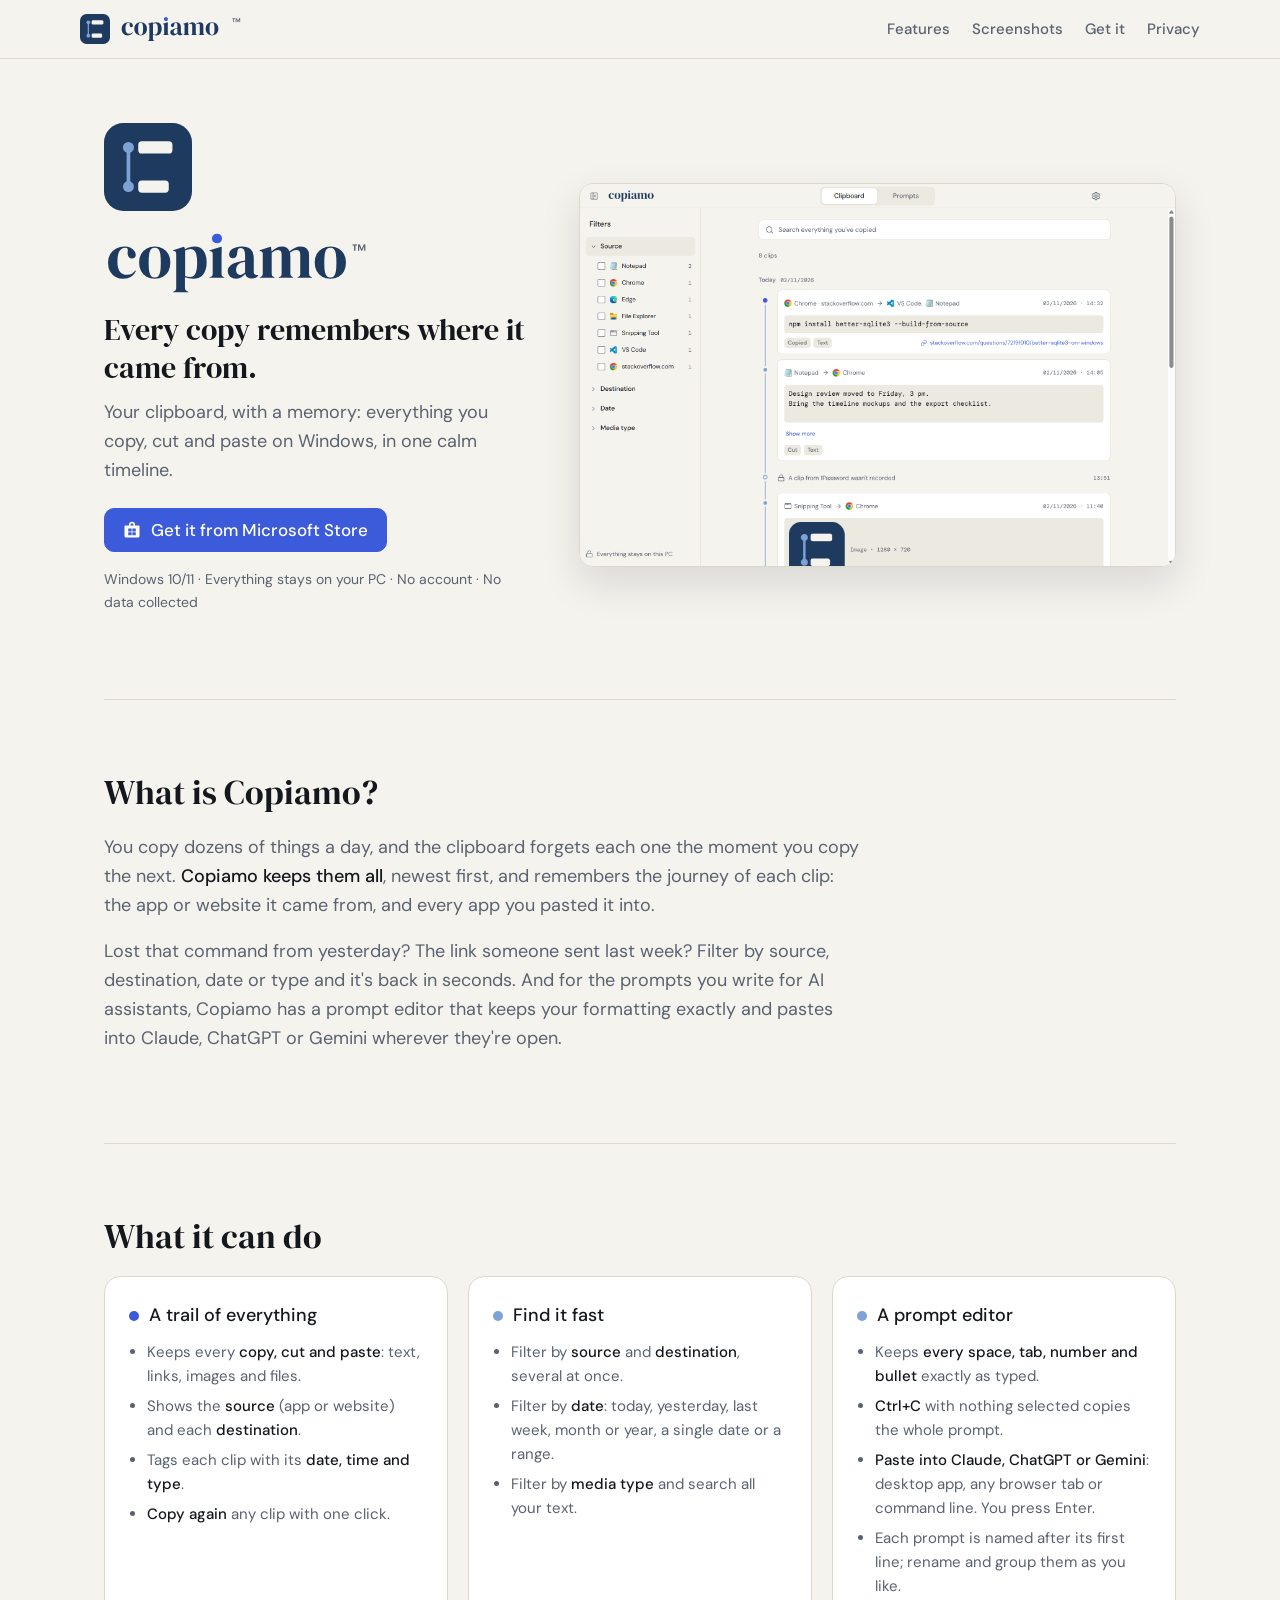
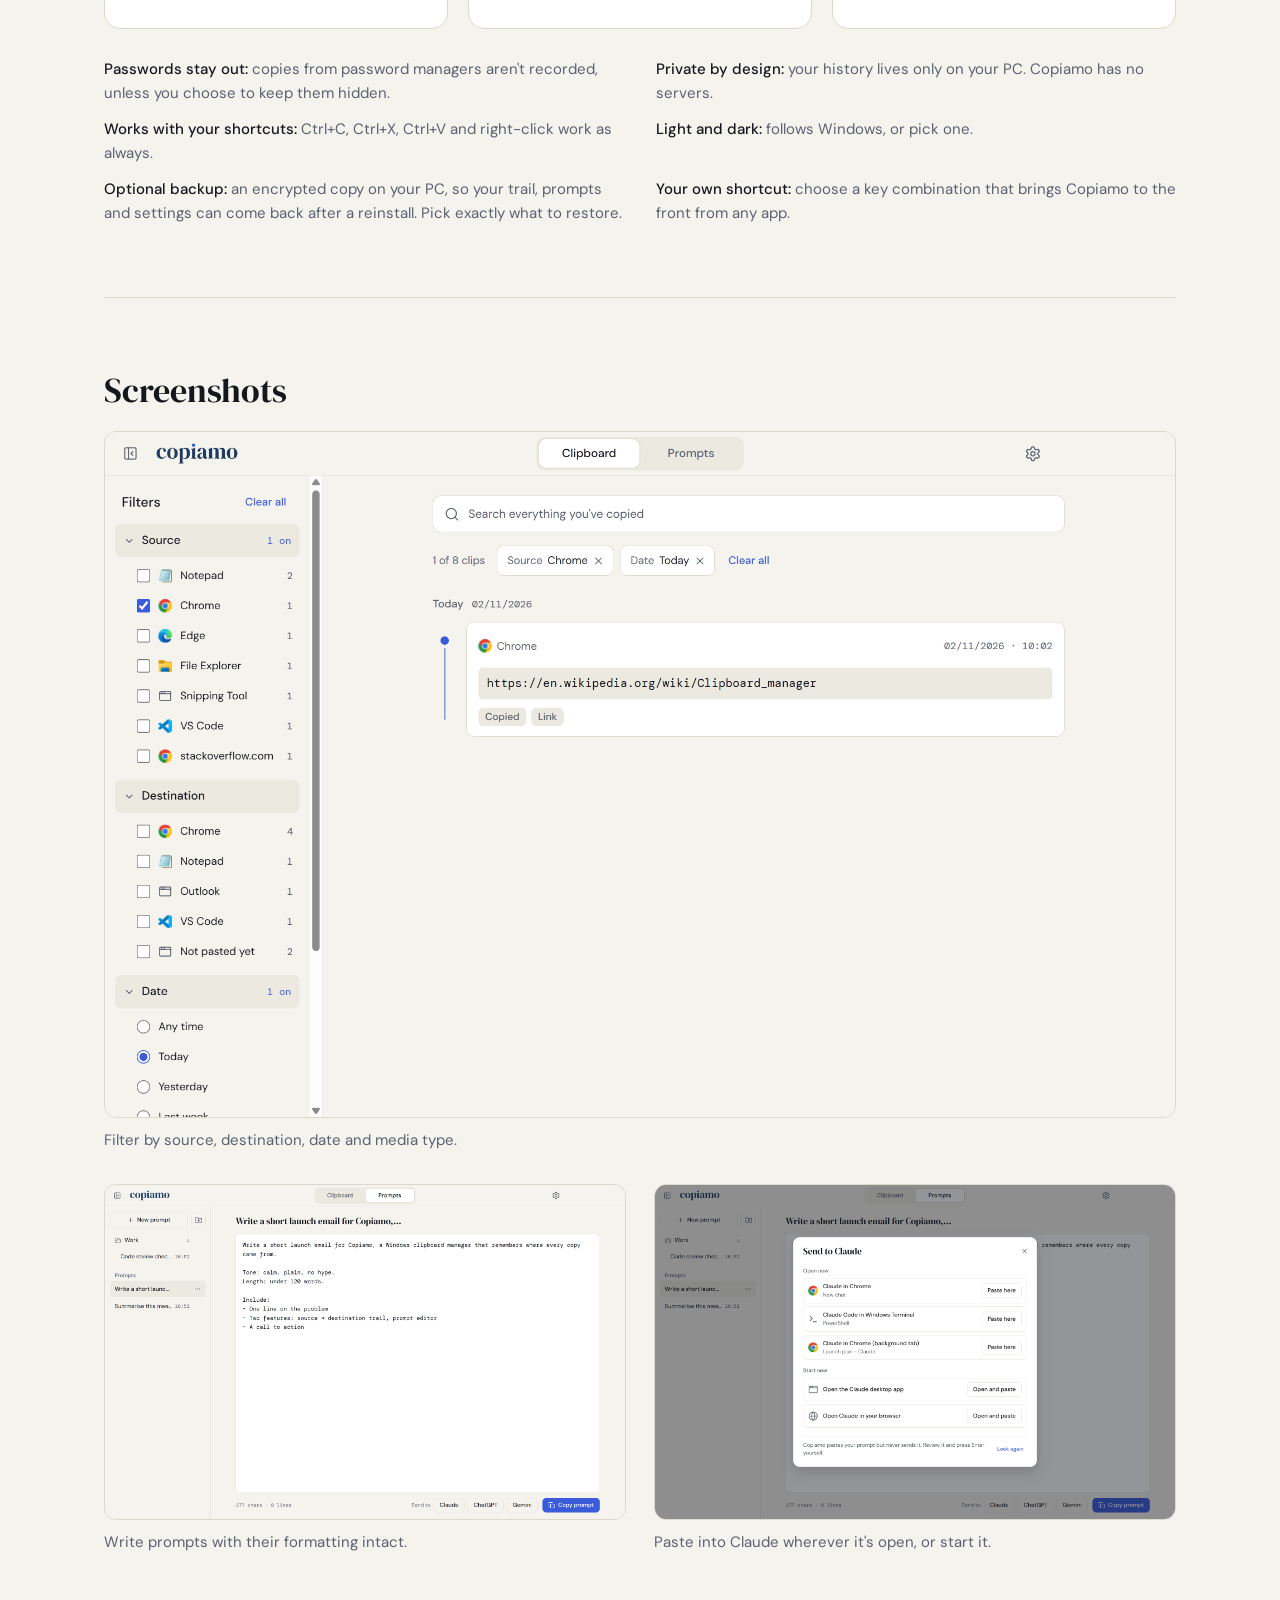
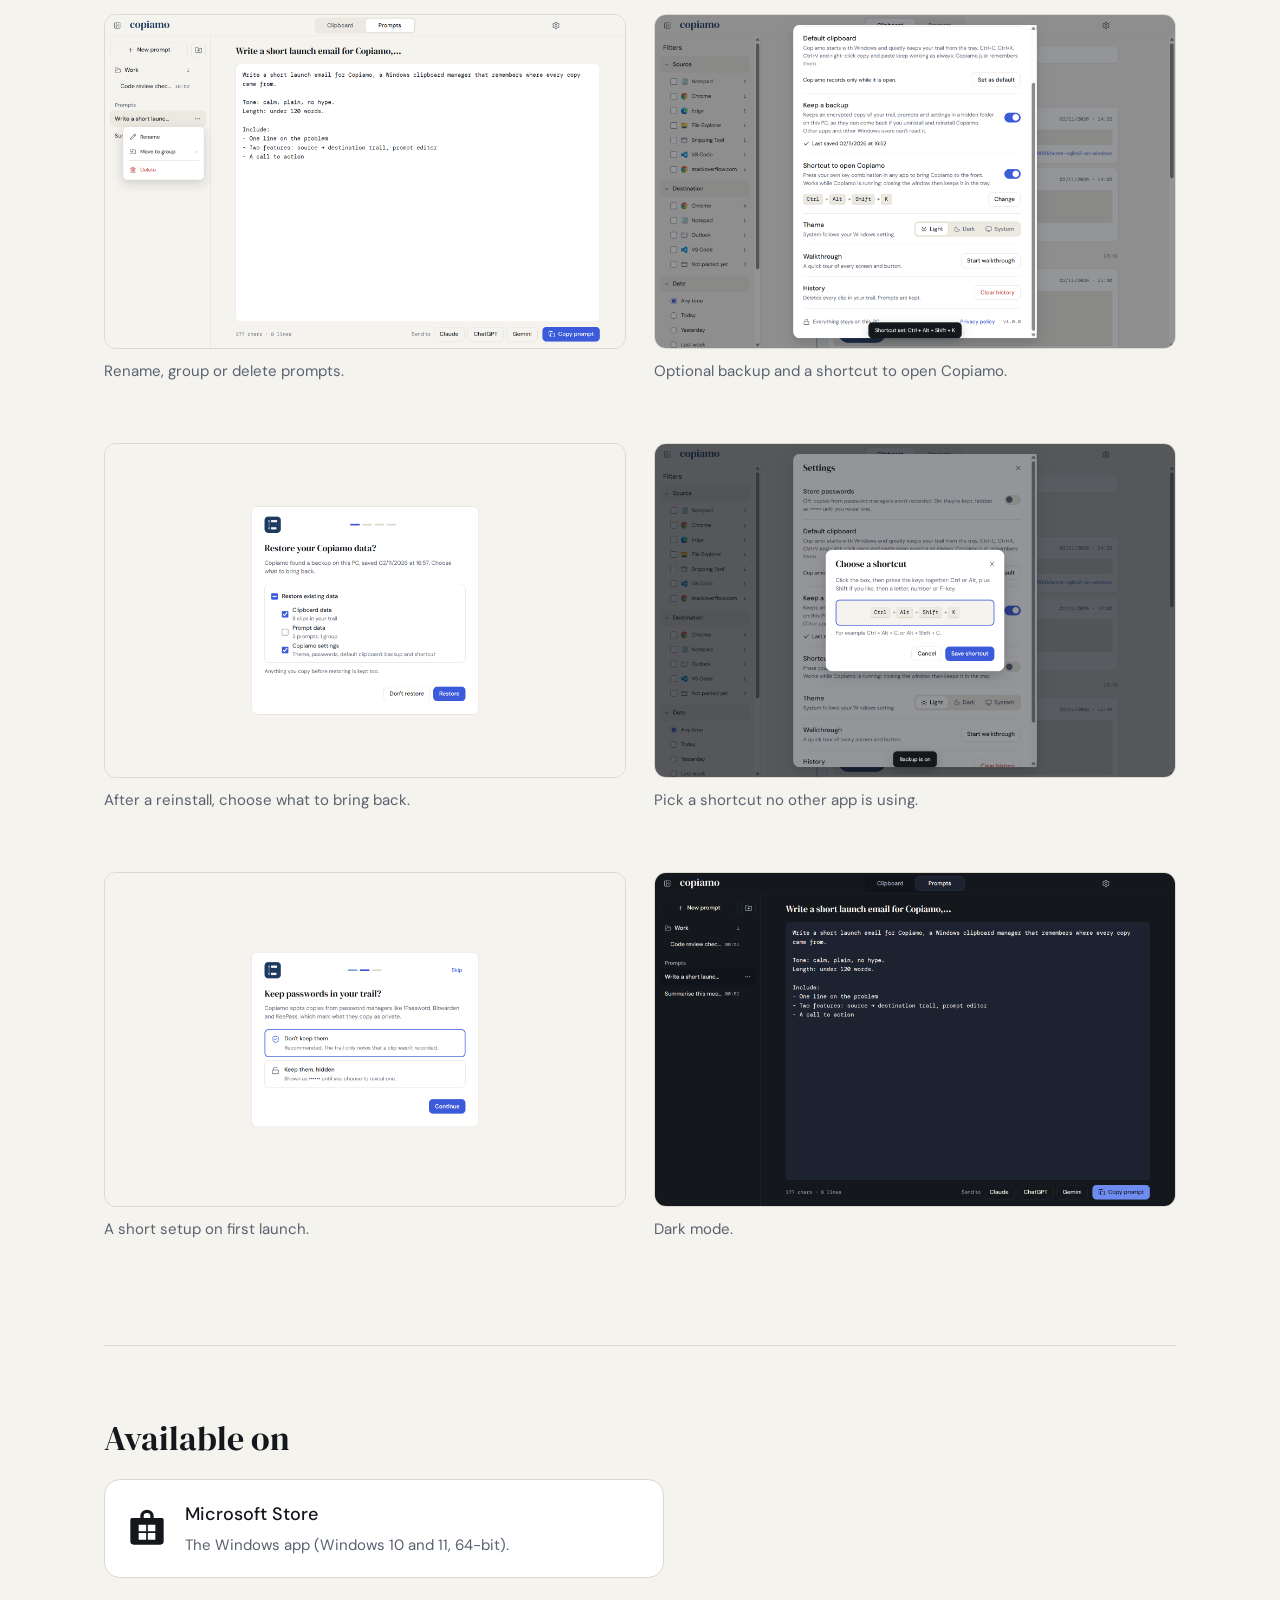
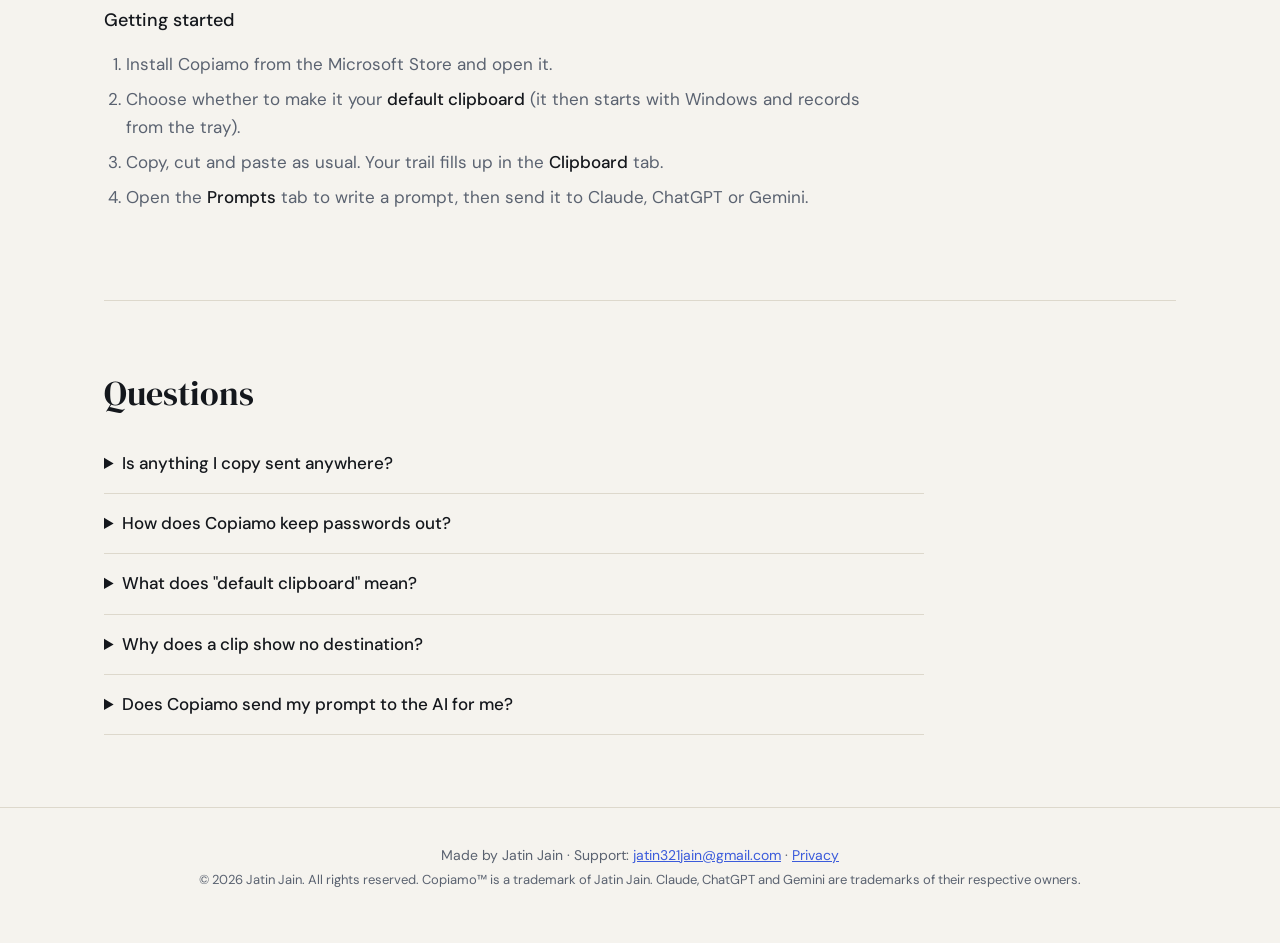
<file: index.html>
<!doctype html>
<html lang="en">
  <head>
    <meta charset="UTF-8" />
    <meta name="viewport" content="width=device-width, initial-scale=1" />
    <title>Copiamo™ · Your clipboard, with a memory</title>
    <meta name="description" content="Copiamo keeps everything you copy, cut and paste on Windows, with where it came from and where it went. Filter by app, website, date and type, and write prompts you can paste straight into Claude, ChatGPT or Gemini." />
    <link rel="icon" href="assets/favicon.ico" sizes="any" />
    <link rel="icon" type="image/svg+xml" href="assets/favicon.svg" />
    <link rel="apple-touch-icon" href="assets/apple-touch-icon.png" />
    <meta property="og:title" content="Copiamo™ · Your clipboard, with a memory" />
    <meta property="og:description" content="Every copy remembers where it came from. A Windows clipboard history with sources, destinations and a prompt editor." />
    <meta property="og:image" content="https://jatin-jain-123.github.io/copiamo/assets/og-image-1200x630.png" />
    <meta property="og:url" content="https://jatin-jain-123.github.io/copiamo/" />
    <meta name="twitter:card" content="summary_large_image" />
    <link rel="stylesheet" href="styles.css" />
  </head>
  <body>
    <header class="nav">
      <a class="brand" href="./"><img class="icon" src="assets/icon.svg" alt="" width="30" height="30" /><img class="wordmark only-light" src="assets/wordmark-light.svg" alt="Copiamo" /><img class="wordmark only-dark" src="assets/wordmark-dark.svg" alt="Copiamo" /><sup class="tm" title="Copiamo is a trademark of Jatin Jain">™</sup></a>
      <nav>
        <a href="#features">Features</a>
        <a href="#screenshots">Screenshots</a>
        <a href="#get">Get it</a>
        <a href="privacy.html">Privacy</a>
      </nav>
    </header>

    <main>
      <!-- Title + tagline -->
      <section class="hero">
        <div>
          <img class="hero-logo" src="assets/icon.svg" alt="Copiamo logo" width="88" height="88" />
          <h1><img class="wordmark only-light" src="assets/wordmark-light.svg" alt="Copiamo" /><img class="wordmark only-dark" src="assets/wordmark-dark.svg" alt="Copiamo" /><sup class="tm" title="Copiamo is a trademark of Jatin Jain">™</sup></h1>
          <p class="tagline">Every copy remembers where it came from.</p>
          <p class="lead">Your clipboard, with a memory: everything you copy, cut and paste on Windows, in one calm timeline.</p>
          <div class="cta">
            <a class="button primary" href="https://apps.microsoft.com/detail/9PGR85X4F3GB" target="_blank" rel="noopener" title="Get Copiamo from the Microsoft Store">
              <svg width="18" height="18" viewBox="0 0 24 24" aria-hidden="true"><path fill="currentColor" d="M8 6V5a4 4 0 0 1 8 0v1h5a1 1 0 0 1 1 1v13a2 2 0 0 1-2 2H4a2 2 0 0 1-2-2V7a1 1 0 0 1 1-1zm2 0h4V5a2 2 0 0 0-4 0zM7 10v4h4.5v-4zm5.5 0v4H17v-4zM7 15v4h4.5v-4zm5.5 0v4H17v-4z"/></svg>
              Get it from Microsoft Store
            </a>
          </div>
          <p class="note">Windows 10/11 · Everything stays on your PC · No account · No data collected</p>
        </div>
        <img class="hero-shot only-light" src="screenshots/clipboard.png" alt="Copiamo's clipboard timeline: clips with their source and destination apps, filters in the left sidebar" />
        <img class="hero-shot only-dark" src="screenshots/clipboard-dark.png" alt="Copiamo's clipboard timeline in dark mode" />
      </section>

      <!-- Description -->
      <section class="description">
        <h2>What is Copiamo?</h2>
        <p>
          You copy dozens of things a day, and the clipboard forgets each one the moment you copy the next.
          <strong>Copiamo keeps them all</strong>, newest first, and remembers the journey of each clip: the app or
          website it came from, and every app you pasted it into.
        </p>
        <p>
          Lost that command from yesterday? The link someone sent last week? Filter by source, destination, date or
          type and it's back in seconds. And for the prompts you write for AI assistants, Copiamo has a prompt editor
          that keeps your formatting exactly and pastes into Claude, ChatGPT or Gemini wherever they're open.
        </p>
      </section>

      <!-- Features -->
      <section id="features" class="features">
        <h2>What it can do</h2>
        <div class="grid">
          <div class="card">
            <h3><span class="dot newest"></span>A trail of everything</h3>
            <ul>
              <li>Keeps every <strong>copy, cut and paste</strong>: text, links, images and files.</li>
              <li>Shows the <strong>source</strong> (app or website) and each <strong>destination</strong>.</li>
              <li>Tags each clip with its <strong>date, time and type</strong>.</li>
              <li><strong>Copy again</strong> any clip with one click.</li>
            </ul>
          </div>
          <div class="card">
            <h3><span class="dot"></span>Find it fast</h3>
            <ul>
              <li>Filter by <strong>source</strong> and <strong>destination</strong>, several at once.</li>
              <li>Filter by <strong>date</strong>: today, yesterday, last week, month or year, a single date or a range.</li>
              <li>Filter by <strong>media type</strong> and search all your text.</li>
            </ul>
          </div>
          <div class="card">
            <h3><span class="dot"></span>A prompt editor</h3>
            <ul>
              <li>Keeps <strong>every space, tab, number and bullet</strong> exactly as typed.</li>
              <li><strong>Ctrl+C</strong> with nothing selected copies the whole prompt.</li>
              <li><strong>Paste into Claude, ChatGPT or Gemini</strong>: desktop app, any browser tab or command line. You press Enter.</li>
              <li>Each prompt is named after its first line; rename and group them as you like.</li>
            </ul>
          </div>
        </div>
        <ul class="facts">
          <li><strong>Passwords stay out:</strong> copies from password managers aren't recorded, unless you choose to keep them hidden.</li>
          <li><strong>Private by design:</strong> your history lives only on your PC. Copiamo has no servers.</li>
          <li><strong>Works with your shortcuts:</strong> Ctrl+C, Ctrl+X, Ctrl+V and right-click work as always.</li>
          <li><strong>Light and dark:</strong> follows Windows, or pick one.</li>
          <li><strong>Optional backup:</strong> an encrypted copy on your PC, so your trail, prompts and settings can come back after a reinstall. Pick exactly what to restore.</li>
          <li><strong>Your own shortcut:</strong> choose a key combination that brings Copiamo to the front from any app.</li>
        </ul>
      </section>

      <!-- Screenshots -->
      <section id="screenshots" class="screenshots">
        <h2>Screenshots</h2>
        <figure>
          <img src="screenshots/clipboard-filtered.png" alt="The clipboard filtered to clips copied from Chrome today, with removable filter chips" loading="lazy" />
          <figcaption>Filter by source, destination, date and media type.</figcaption>
        </figure>
        <div class="shot-grid">
          <figure>
            <img src="screenshots/prompts.png" alt="The prompt editor with a bulleted prompt and Send to Claude, ChatGPT and Gemini buttons" loading="lazy" />
            <figcaption>Write prompts with their formatting intact.</figcaption>
          </figure>
          <figure>
            <img src="screenshots/send-to-claude.png" alt="Send to Claude dialog listing Claude open in Chrome and Claude Code in VS Code, plus ways to start a new one" loading="lazy" />
            <figcaption>Paste into Claude wherever it's open, or start it.</figcaption>
          </figure>
          <figure>
            <img src="screenshots/prompt-menu.png" alt="A prompt's menu with Rename, Move to group and Delete" loading="lazy" />
            <figcaption>Rename, group or delete prompts.</figcaption>
          </figure>
          <figure>
            <img src="screenshots/settings-new.png" alt="Settings with backup turned on and a Ctrl + Alt + Shift + K shortcut to open Copiamo" loading="lazy" />
            <figcaption>Optional backup and a shortcut to open Copiamo.</figcaption>
          </figure>
          <figure>
            <img src="screenshots/restore-partial.png" alt="Restore screen after reinstalling: tick boxes for clipboard data, prompt data and Copiamo settings" loading="lazy" />
            <figcaption>After a reinstall, choose what to bring back.</figcaption>
          </figure>
          <figure>
            <img src="screenshots/shortcut.png" alt="Choose a shortcut dialog showing Ctrl + Alt + Shift + K" loading="lazy" />
            <figcaption>Pick a shortcut no other app is using.</figcaption>
          </figure>
          <figure>
            <img src="screenshots/setup-2-passwords.png" alt="First-run setup screen asking whether to keep passwords" loading="lazy" />
            <figcaption>A short setup on first launch.</figcaption>
          </figure>
          <figure>
            <img src="screenshots/prompts-dark.png" alt="The prompt editor in dark mode" loading="lazy" />
            <figcaption>Dark mode.</figcaption>
          </figure>
        </div>
      </section>

      <!-- Platforms -->
      <section id="get" class="platforms">
        <h2>Available on</h2>
        <a class="platform" href="https://apps.microsoft.com/detail/9PGR85X4F3GB" target="_blank" rel="noopener" title="Get Copiamo from the Microsoft Store">
          <svg class="platform-icon" viewBox="0 0 24 24" aria-hidden="true"><path fill="currentColor" d="M8 6V5a4 4 0 0 1 8 0v1h5a1 1 0 0 1 1 1v13a2 2 0 0 1-2 2H4a2 2 0 0 1-2-2V7a1 1 0 0 1 1-1zm2 0h4V5a2 2 0 0 0-4 0zM7 10v4h4.5v-4zm5.5 0v4H17v-4zM7 15v4h4.5v-4zm5.5 0v4H17v-4z"/></svg>
          <div>
            <h3>Microsoft Store</h3>
            <p>The Windows app (Windows 10 and 11, 64-bit).</p>
          </div>
        </a>
        <h3 style="margin-top: 28px">Getting started</h3>
        <ol class="steps">
          <li>Install Copiamo from the Microsoft Store and open it.</li>
          <li>Choose whether to make it your <strong>default clipboard</strong> (it then starts with Windows and records from the tray).</li>
          <li>Copy, cut and paste as usual. Your trail fills up in the <strong>Clipboard</strong> tab.</li>
          <li>Open the <strong>Prompts</strong> tab to write a prompt, then send it to Claude, ChatGPT or Gemini.</li>
        </ol>
      </section>

      <section class="faq">
        <h2>Questions</h2>
        <details>
          <summary>Is anything I copy sent anywhere?</summary>
          <p>No. Your history is saved only on your PC, and Copiamo has no servers. See the <a href="privacy.html">privacy policy</a>.</p>
        </details>
        <details>
          <summary>How does Copiamo keep passwords out?</summary>
          <p>
            Password managers such as 1Password, Bitwarden and KeePass mark what they copy as private, and Copiamo also
            knows these apps by name. Those copies aren't recorded; the trail just notes that one wasn't. You can choose
            to keep them instead, hidden as •••••• until you reveal one. Passwords typed or copied from elsewhere look
            like any other text, so they are recorded.
          </p>
        </details>
        <details>
          <summary>What does "default clipboard" mean?</summary>
          <p>
            Windows has one clipboard that every app shares, and Copiamo never replaces it. As your default clipboard,
            Copiamo starts with Windows and keeps recording from the tray when you close its window. Windows asks you to
            confirm this once, in Settings › Apps › Startup.
          </p>
        </details>
        <details>
          <summary>Why does a clip show no destination?</summary>
          <p>
            Copiamo sees pastes made with Ctrl+V (and Shift+Insert). Windows doesn't announce pastes made from a
            right-click menu, so those can't be tracked.
          </p>
        </details>
        <details>
          <summary>Does Copiamo send my prompt to the AI for me?</summary>
          <p>It pastes your prompt into the chat box and stops there. You read it and press Enter yourself. It can find the assistant in its desktop app, in any browser tab (even one in the background) or running in a terminal.</p>
        </details>
      </section>
    </main>

    <footer>
      <p>Made by Jatin Jain · Support: <a href="mailto:jatin321jain@gmail.com">jatin321jain@gmail.com</a> · <a href="privacy.html">Privacy</a></p>
      <p class="legal">© 2026 Jatin Jain. All rights reserved. Copiamo™ is a trademark of Jatin Jain. Claude, ChatGPT and Gemini are trademarks of their respective owners.</p>
    </footer>
  </body>
</html>
</file>
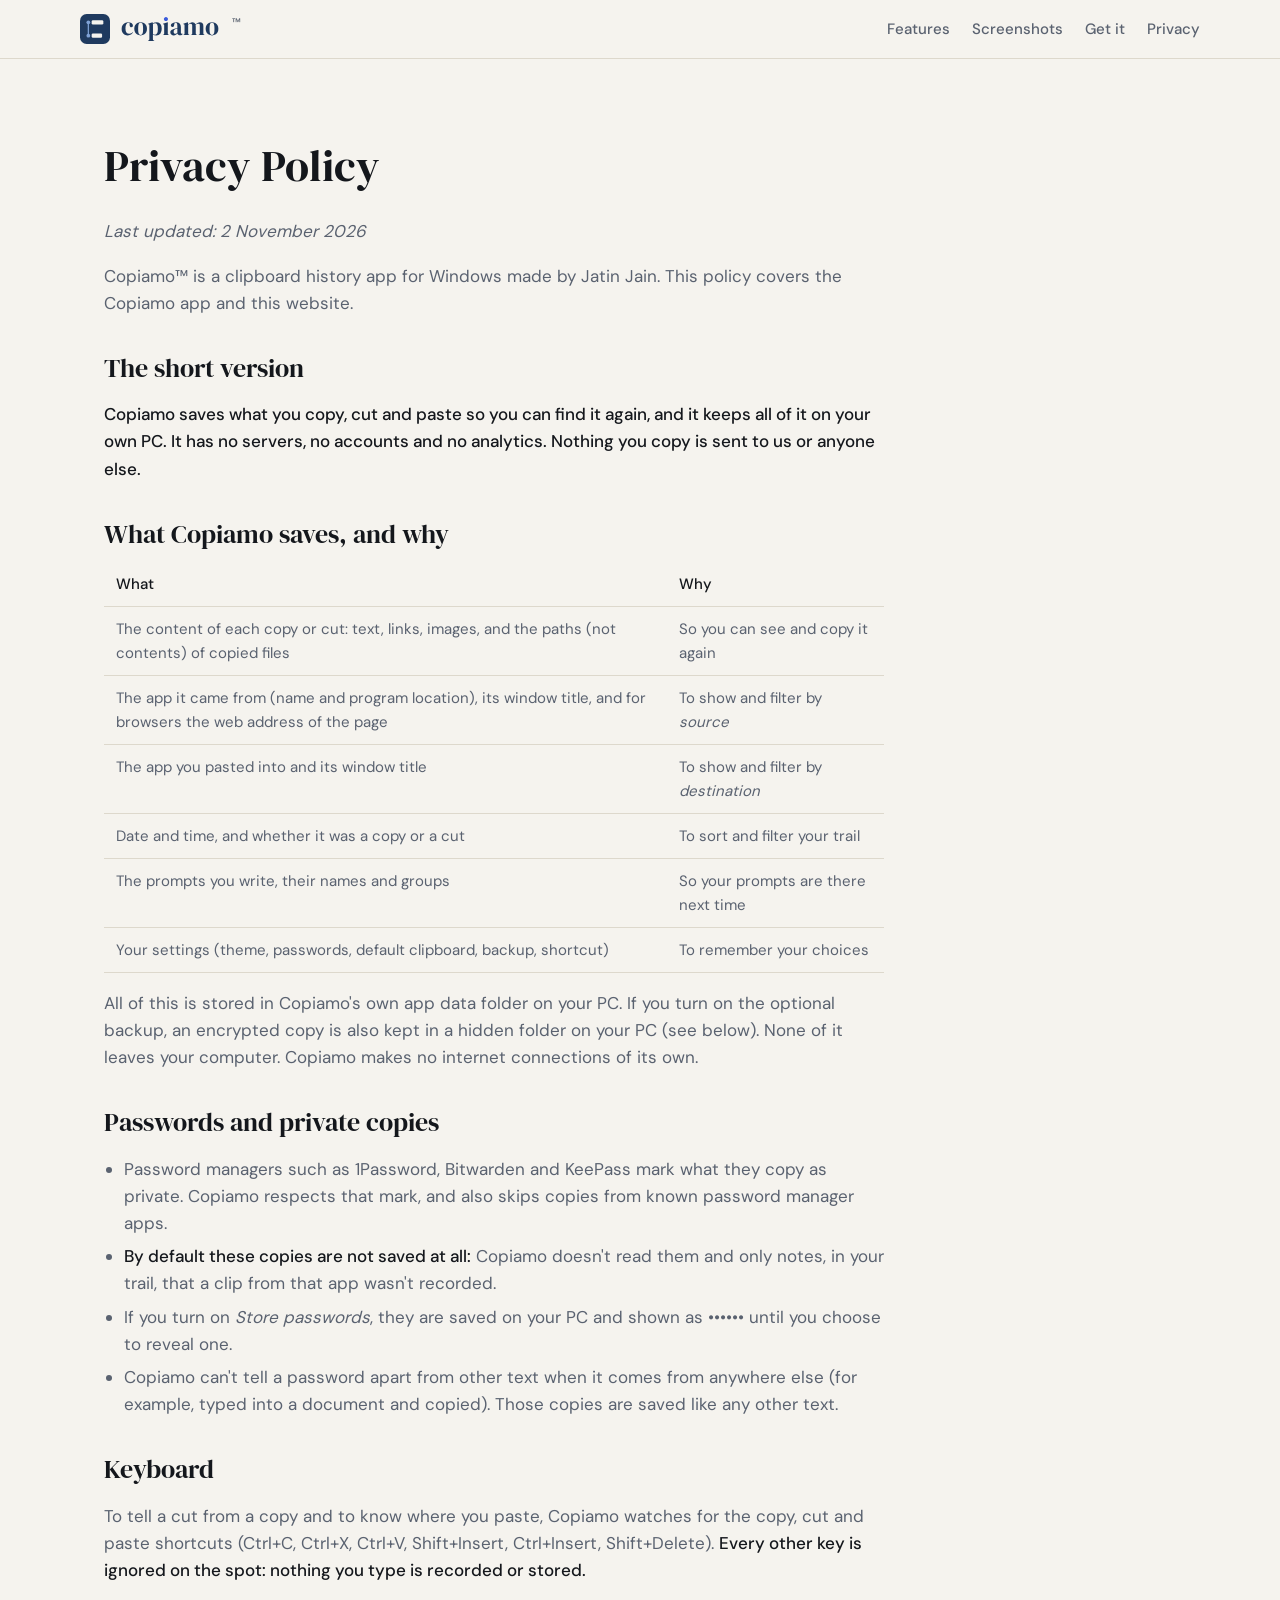
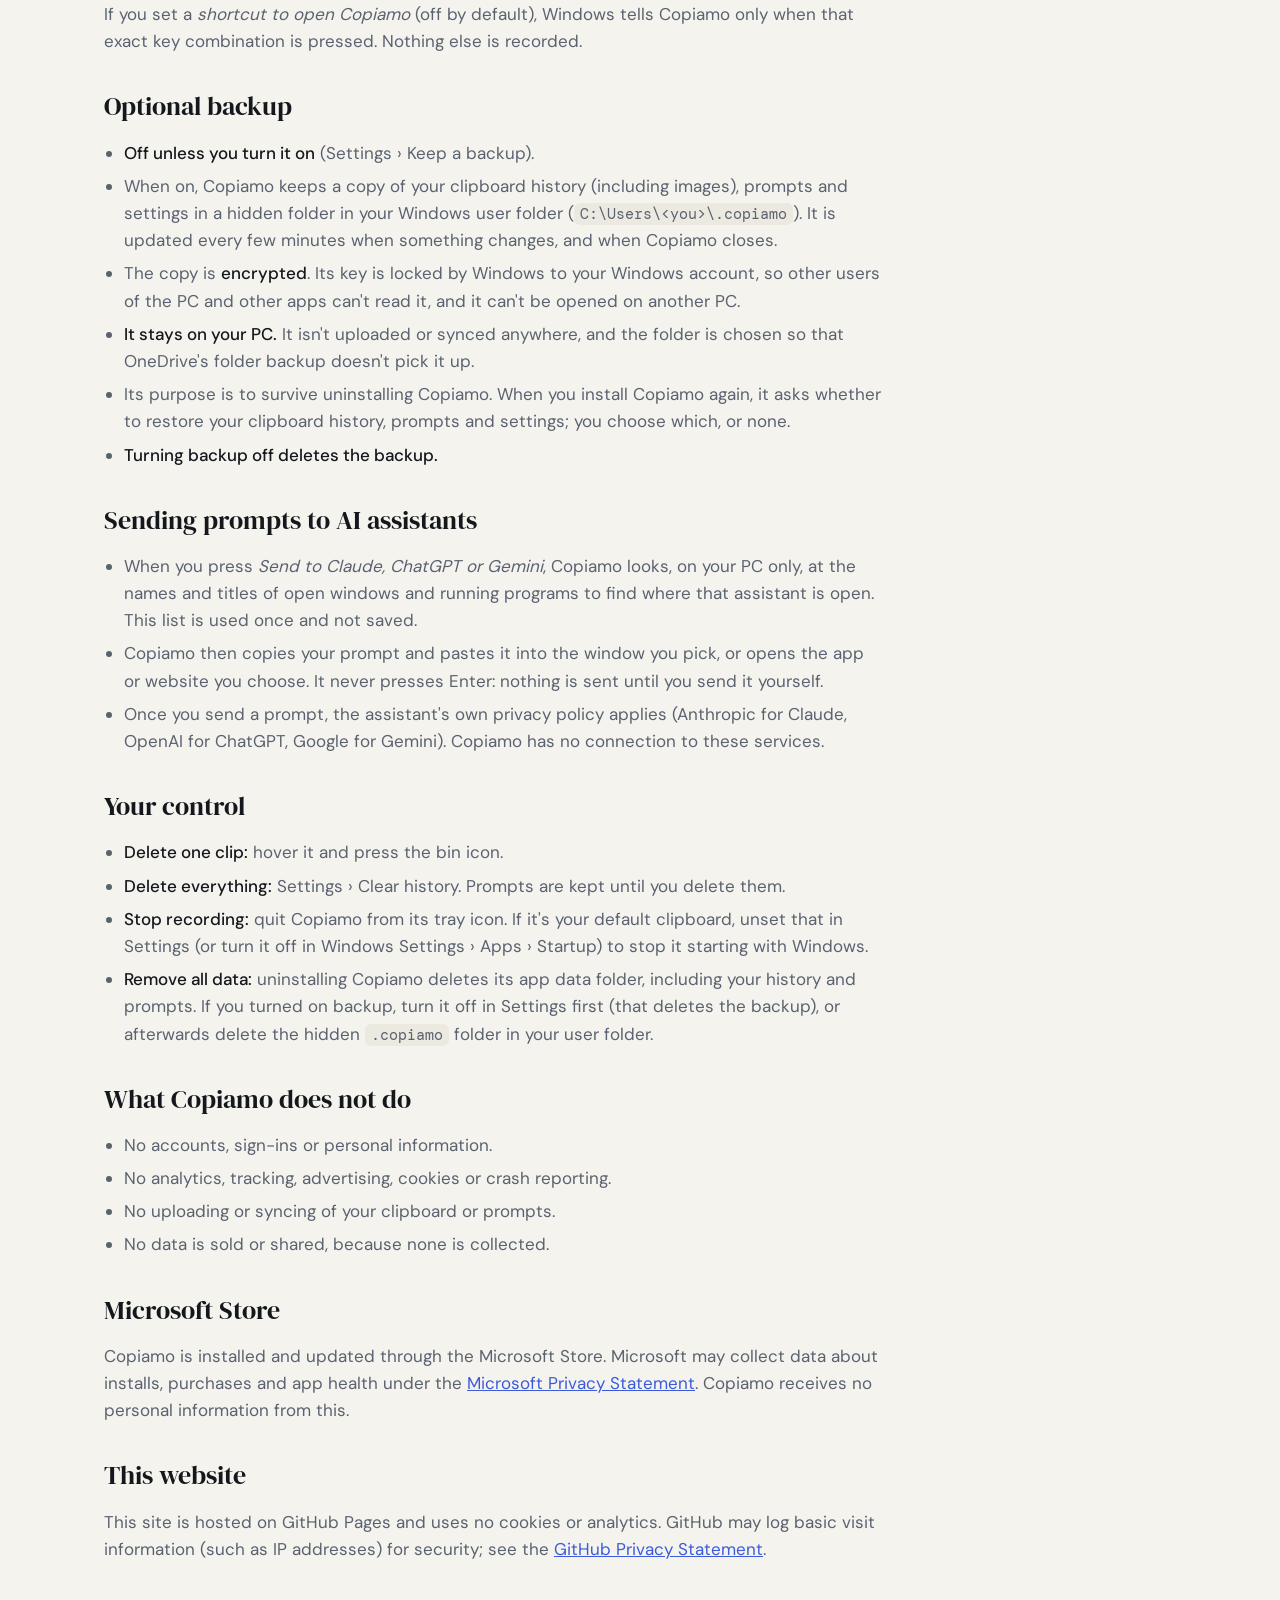
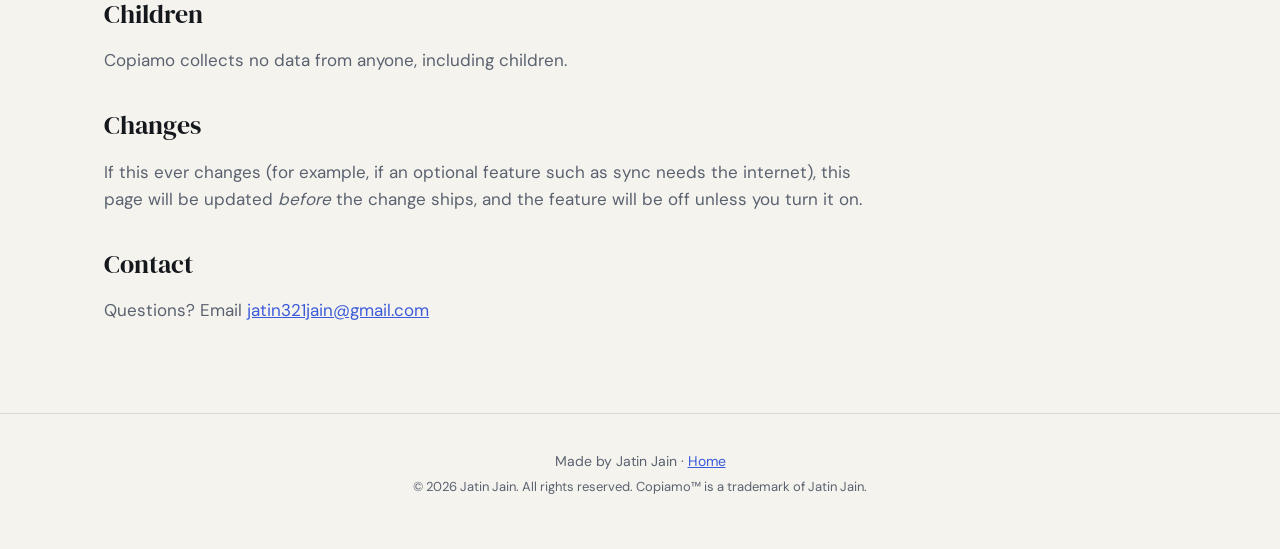
<file: privacy.html>
<!doctype html>
<html lang="en">
  <head>
    <meta charset="UTF-8" />
    <meta name="viewport" content="width=device-width, initial-scale=1" />
    <title>Copiamo™ · Privacy Policy</title>
    <meta name="description" content="Copiamo keeps your clipboard history only on your PC. It collects nothing and has no servers." />
    <link rel="icon" href="assets/favicon.ico" sizes="any" />
    <link rel="icon" type="image/svg+xml" href="assets/favicon.svg" />
    <link rel="stylesheet" href="styles.css" />
  </head>
  <body>
    <header class="nav">
      <a class="brand" href="./"><img class="icon" src="assets/icon.svg" alt="" width="30" height="30" /><img class="wordmark only-light" src="assets/wordmark-light.svg" alt="Copiamo" /><img class="wordmark only-dark" src="assets/wordmark-dark.svg" alt="Copiamo" /><sup class="tm" title="Copiamo is a trademark of Jatin Jain">™</sup></a>
      <nav>
        <a href="./#features">Features</a>
        <a href="./#screenshots">Screenshots</a>
        <a href="./#get">Get it</a>
        <a href="privacy.html">Privacy</a>
      </nav>
    </header>
    <main>
      <section class="page">
        <h1>Privacy Policy</h1>
        <p><em>Last updated: 2 November 2026</em></p>
        <p>Copiamo™ is a clipboard history app for Windows made by Jatin Jain. This policy covers the Copiamo app and this website.</p>

        <h2>The short version</h2>
        <p>
          <strong>Copiamo saves what you copy, cut and paste so you can find it again, and it keeps all of it on your own PC.
          It has no servers, no accounts and no analytics. Nothing you copy is sent to us or anyone else.</strong>
        </p>

        <h2>What Copiamo saves, and why</h2>
        <table>
          <tr><th>What</th><th>Why</th></tr>
          <tr><td>The content of each copy or cut: text, links, images, and the paths (not contents) of copied files</td><td>So you can see and copy it again</td></tr>
          <tr><td>The app it came from (name and program location), its window title, and for browsers the web address of the page</td><td>To show and filter by <em>source</em></td></tr>
          <tr><td>The app you pasted into and its window title</td><td>To show and filter by <em>destination</em></td></tr>
          <tr><td>Date and time, and whether it was a copy or a cut</td><td>To sort and filter your trail</td></tr>
          <tr><td>The prompts you write, their names and groups</td><td>So your prompts are there next time</td></tr>
          <tr><td>Your settings (theme, passwords, default clipboard, backup, shortcut)</td><td>To remember your choices</td></tr>
        </table>
        <p>
          All of this is stored in Copiamo's own app data folder on your PC. If you turn on the optional backup, an
          encrypted copy is also kept in a hidden folder on your PC (see below). None of it leaves your computer.
          Copiamo makes no internet connections of its own.
        </p>

        <h2>Passwords and private copies</h2>
        <ul>
          <li>
            Password managers such as 1Password, Bitwarden and KeePass mark what they copy as private. Copiamo respects
            that mark, and also skips copies from known password manager apps.
          </li>
          <li>
            <strong>By default these copies are not saved at all:</strong> Copiamo doesn't read them and only notes, in
            your trail, that a clip from that app wasn't recorded.
          </li>
          <li>
            If you turn on <em>Store passwords</em>, they are saved on your PC and shown as •••••• until you choose to
            reveal one.
          </li>
          <li>
            Copiamo can't tell a password apart from other text when it comes from anywhere else (for example, typed
            into a document and copied). Those copies are saved like any other text.
          </li>
        </ul>

        <h2>Keyboard</h2>
        <p>
          To tell a cut from a copy and to know where you paste, Copiamo watches for the copy, cut and paste shortcuts
          (Ctrl+C, Ctrl+X, Ctrl+V, Shift+Insert, Ctrl+Insert, Shift+Delete). <strong>Every other key is ignored on the
          spot: nothing you type is recorded or stored.</strong>
        </p>
        <p>
          If you set a <em>shortcut to open Copiamo</em> (off by default), Windows tells Copiamo only when that exact key
          combination is pressed. Nothing else is recorded.
        </p>

        <h2>Optional backup</h2>
        <ul>
          <li><strong>Off unless you turn it on</strong> (Settings › Keep a backup).</li>
          <li>
            When on, Copiamo keeps a copy of your clipboard history (including images), prompts and settings in a hidden
            folder in your Windows user folder (<code>C:\Users\&lt;you&gt;\.copiamo</code>). It is updated every few
            minutes when something changes, and when Copiamo closes.
          </li>
          <li>
            The copy is <strong>encrypted</strong>. Its key is locked by Windows to your Windows account, so other users
            of the PC and other apps can't read it, and it can't be opened on another PC.
          </li>
          <li>
            <strong>It stays on your PC.</strong> It isn't uploaded or synced anywhere, and the folder is chosen so that
            OneDrive's folder backup doesn't pick it up.
          </li>
          <li>
            Its purpose is to survive uninstalling Copiamo. When you install Copiamo again, it asks whether to restore
            your clipboard history, prompts and settings; you choose which, or none.
          </li>
          <li><strong>Turning backup off deletes the backup.</strong></li>
        </ul>

        <h2>Sending prompts to AI assistants</h2>
        <ul>
          <li>
            When you press <em>Send to Claude, ChatGPT or Gemini</em>, Copiamo looks, on your PC only, at the names and
            titles of open windows and running programs to find where that assistant is open. This list is used once
            and not saved.
          </li>
          <li>
            Copiamo then copies your prompt and pastes it into the window you pick, or opens the app or website you
            choose. It never presses Enter: nothing is sent until you send it yourself.
          </li>
          <li>
            Once you send a prompt, the assistant's own privacy policy applies (Anthropic for Claude, OpenAI for ChatGPT,
            Google for Gemini). Copiamo has no connection to these services.
          </li>
        </ul>

        <h2>Your control</h2>
        <ul>
          <li><strong>Delete one clip:</strong> hover it and press the bin icon.</li>
          <li><strong>Delete everything:</strong> Settings › Clear history. Prompts are kept until you delete them.</li>
          <li><strong>Stop recording:</strong> quit Copiamo from its tray icon. If it's your default clipboard, unset that in Settings (or turn it off in Windows Settings › Apps › Startup) to stop it starting with Windows.</li>
          <li><strong>Remove all data:</strong> uninstalling Copiamo deletes its app data folder, including your history and prompts. If you turned on backup, turn it off in Settings first (that deletes the backup), or afterwards delete the hidden <code>.copiamo</code> folder in your user folder.</li>
        </ul>

        <h2>What Copiamo does not do</h2>
        <ul>
          <li>No accounts, sign-ins or personal information.</li>
          <li>No analytics, tracking, advertising, cookies or crash reporting.</li>
          <li>No uploading or syncing of your clipboard or prompts.</li>
          <li>No data is sold or shared, because none is collected.</li>
        </ul>

        <h2>Microsoft Store</h2>
        <p>
          Copiamo is installed and updated through the Microsoft Store. Microsoft may collect data about installs,
          purchases and app health under the
          <a href="https://privacy.microsoft.com/privacystatement">Microsoft Privacy Statement</a>. Copiamo receives no
          personal information from this.
        </p>

        <h2>This website</h2>
        <p>
          This site is hosted on GitHub Pages and uses no cookies or analytics. GitHub may log basic visit information
          (such as IP addresses) for security; see the
          <a href="https://docs.github.com/site-policy/privacy-policies/github-general-privacy-statement">GitHub Privacy Statement</a>.
        </p>

        <h2>Children</h2>
        <p>Copiamo collects no data from anyone, including children.</p>

        <h2>Changes</h2>
        <p>
          If this ever changes (for example, if an optional feature such as sync needs the internet), this page will be
          updated <em>before</em> the change ships, and the feature will be off unless you turn it on.
        </p>

        <h2>Contact</h2>
        <p>Questions? Email <a href="mailto:jatin321jain@gmail.com">jatin321jain@gmail.com</a></p>
      </section>
    </main>
    <footer>
      <p>Made by Jatin Jain · <a href="./">Home</a></p>
      <p class="legal">© 2026 Jatin Jain. All rights reserved. Copiamo™ is a trademark of Jatin Jain.</p>
    </footer>
  </body>
</html>
</file>
<file: styles.css>
/* Copiamo website. Colours, fonts and radii follow the Copiamo brand tokens. */
@font-face { font-family: "DM Serif Display"; src: url("assets/fonts/dm-serif-display-latin-400-normal.woff2") format("woff2"); font-weight: 400; font-display: swap; }
@font-face { font-family: "DM Sans"; src: url("assets/fonts/dm-sans-latin-400-normal.woff2") format("woff2"); font-weight: 400; font-display: swap; }
@font-face { font-family: "DM Sans"; src: url("assets/fonts/dm-sans-latin-500-normal.woff2") format("woff2"); font-weight: 500; font-display: swap; }
@font-face { font-family: "DM Mono"; src: url("assets/fonts/dm-mono-latin-400-normal.woff2") format("woff2"); font-weight: 400; font-display: swap; }

:root {
  --bg: #F5F3EE; --surface: #FFFFFF; --sunken: #ECE9E1; --brand: #1F3A5F; --on-brand: #F5F3EE;
  --accent: #3B5BDB; --on-accent: #FFFFFF; --trail: #7FA2D6; --text: #14171C; --text-2: #5A6270; --border: #DDD8CC;
  --display: "DM Serif Display", Georgia, serif;
  --ui: "DM Sans", "Segoe UI", system-ui, sans-serif;
  --mono: "DM Mono", "Cascadia Mono", Consolas, monospace;
  --radius: 10px;
}
@media (prefers-color-scheme: dark) {
  :root {
    --bg: #14171C; --surface: #1C2230; --sunken: #10131A; --accent: #6E8BF0; --on-accent: #10131A;
    --text: #F5F3EE; --text-2: #A3ABB8; --border: #2A3242;
  }
}
.only-dark { display: none !important; }
@media (prefers-color-scheme: dark) {
  .only-light { display: none !important; }
  .only-dark { display: inline-block !important; }
  img.only-dark.hero-shot { display: block !important; }
}

* { box-sizing: border-box; }
html { scroll-behavior: smooth; }
body { margin: 0; background: var(--bg); color: var(--text); font: 400 17px/1.6 var(--ui); -webkit-font-smoothing: antialiased; }
a { color: var(--accent); }
img { max-width: 100%; }
h1, h2, h3 { font-weight: 400; margin: 0; }
h2 { font-family: var(--display); font-size: 34px; line-height: 1.2; margin-bottom: 20px; }
h3 { font-size: 18px; font-weight: 500; }
sup.tm { font-family: var(--ui); font-size: 0.4em; font-weight: 500; vertical-align: super; margin-left: 2px; color: var(--text-2); }

.nav { position: sticky; top: 0; z-index: 10; display: flex; align-items: center; justify-content: space-between; gap: 16px; padding: 14px max(24px, calc((100% - 1120px) / 2)); background: var(--bg); border-bottom: 1px solid var(--border); }
.brand { display: flex; align-items: center; gap: 10px; text-decoration: none; color: var(--text); }
.brand .icon { width: 30px; height: 30px; }
.brand .wordmark { height: 26px; width: auto; }
.brand sup.tm { font-size: 11px; align-self: flex-start; }
.nav nav { display: flex; gap: 22px; flex-wrap: wrap; }
.nav nav a { color: var(--text-2); text-decoration: none; font-size: 15px; font-weight: 500; }
.nav nav a:hover { color: var(--text); }

main { max-width: 1120px; margin: 0 auto; padding: 0 24px; }
section { padding: 72px 0; border-bottom: 1px solid var(--border); }
section:last-child { border-bottom: 0; }

.hero { display: grid; grid-template-columns: minmax(0, 5fr) minmax(0, 7fr); gap: 48px; align-items: center; padding-top: 64px; }
.hero-logo { width: 88px; height: 88px; display: block; margin-bottom: 20px; }
.hero h1 { display: flex; align-items: flex-start; }
.hero h1 .wordmark { height: 64px; width: auto; }
.hero h1 sup.tm { font-size: 18px; margin-top: 6px; }
.tagline { font-family: var(--display); font-size: 30px; line-height: 1.25; margin: 16px 0 12px; }
.lead { color: var(--text-2); font-size: 18px; margin: 0 0 24px; }
.cta { display: flex; gap: 12px; flex-wrap: wrap; }
.button { display: inline-flex; align-items: center; gap: 10px; height: 44px; padding: 0 18px; border-radius: var(--radius); font-weight: 500; text-decoration: none; border: 1px solid var(--border); color: var(--text); }
.button.primary { background: var(--accent); border-color: var(--accent); color: var(--on-accent); }
.note { color: var(--text-2); font-size: 14px; margin-top: 16px; }
.hero-shot { width: 100%; border-radius: 14px; border: 1px solid var(--border); box-shadow: 0 16px 40px rgba(16, 19, 26, 0.12); display: block; }

.description p { max-width: 760px; color: var(--text-2); font-size: 18px; }
.description p strong { color: var(--text); font-weight: 500; }

.grid { display: grid; grid-template-columns: repeat(3, minmax(0, 1fr)); gap: 20px; }
.card { background: var(--surface); border: 1px solid var(--border); border-radius: 16px; padding: 24px; }
.card h3 { margin-bottom: 10px; display: flex; align-items: center; gap: 10px; }
.card h3 .dot { width: 10px; height: 10px; border-radius: 50%; background: var(--trail); flex: none; }
.card h3 .dot.newest { background: var(--accent); }
.card ul { margin: 0; padding-left: 18px; color: var(--text-2); font-size: 15px; }
.card li { margin: 6px 0; }
.card li strong { color: var(--text); font-weight: 500; }
.facts { list-style: none; padding: 0; margin: 28px 0 0; display: grid; grid-template-columns: repeat(2, minmax(0, 1fr)); gap: 12px 32px; color: var(--text-2); font-size: 15px; }
.facts strong { color: var(--text); font-weight: 500; }
code, .mono { font-family: var(--mono); font-size: 0.9em; background: var(--sunken); padding: 1px 6px; border-radius: 6px; }

.screenshots figure { margin: 0 0 32px; }
.screenshots img { border-radius: 12px; border: 1px solid var(--border); display: block; width: 100%; }
.screenshots figcaption { color: var(--text-2); font-size: 15px; margin-top: 10px; }
.shot-grid { display: grid; grid-template-columns: repeat(2, minmax(0, 1fr)); gap: 28px; }

.platform { display: flex; align-items: center; gap: 18px; padding: 20px 22px; border: 1px solid var(--border); border-radius: 16px; background: var(--surface); max-width: 560px; color: var(--text); text-decoration: none; }
.platform-icon { width: 40px; height: 40px; flex: none; color: var(--text); }
a.platform:hover { border-color: var(--accent); }
.platform p { margin: 4px 0 0; color: var(--text-2); font-size: 15px; }
.badge { font-size: 12px; font-weight: 500; padding: 2px 8px; border-radius: 6px; background: var(--sunken); color: var(--text-2); margin-left: 6px; vertical-align: middle; }
.steps { color: var(--text-2); padding-left: 22px; max-width: 760px; }
.steps li { margin: 8px 0; }
.steps strong { color: var(--text); font-weight: 500; }

.faq details { border-bottom: 1px solid var(--border); padding: 16px 0; max-width: 820px; }
.faq summary { cursor: pointer; font-weight: 500; }
.faq details p { color: var(--text-2); margin: 10px 0 0; }

.page { max-width: 780px; }
.page h1 { font-family: var(--display); font-size: 44px; margin-bottom: 8px; }
.page h2 { font-size: 26px; margin: 36px 0 12px; }
.page p, .page li { color: var(--text-2); }
.page strong { color: var(--text); font-weight: 500; }
.page ul { padding-left: 20px; }
.page li { margin: 6px 0; }
.page table { border-collapse: collapse; width: 100%; font-size: 15px; margin: 8px 0; }
.page th, .page td { text-align: left; padding: 10px 12px; border-bottom: 1px solid var(--border); vertical-align: top; color: var(--text-2); }
.page th { color: var(--text); font-weight: 500; }

footer { border-top: 1px solid var(--border); padding: 32px 24px 48px; text-align: center; color: var(--text-2); font-size: 14px; }
footer p { margin: 4px 0; }
.legal { font-size: 13px; }

@media (max-width: 900px) {
  .hero { grid-template-columns: 1fr; }
  .grid, .shot-grid, .facts { grid-template-columns: 1fr; }
  .nav nav { gap: 14px; }
  .tagline { font-size: 26px; }
}
@media (max-width: 560px) {
  .nav nav { display: none; }
  section { padding: 48px 0; }
}
</file>
